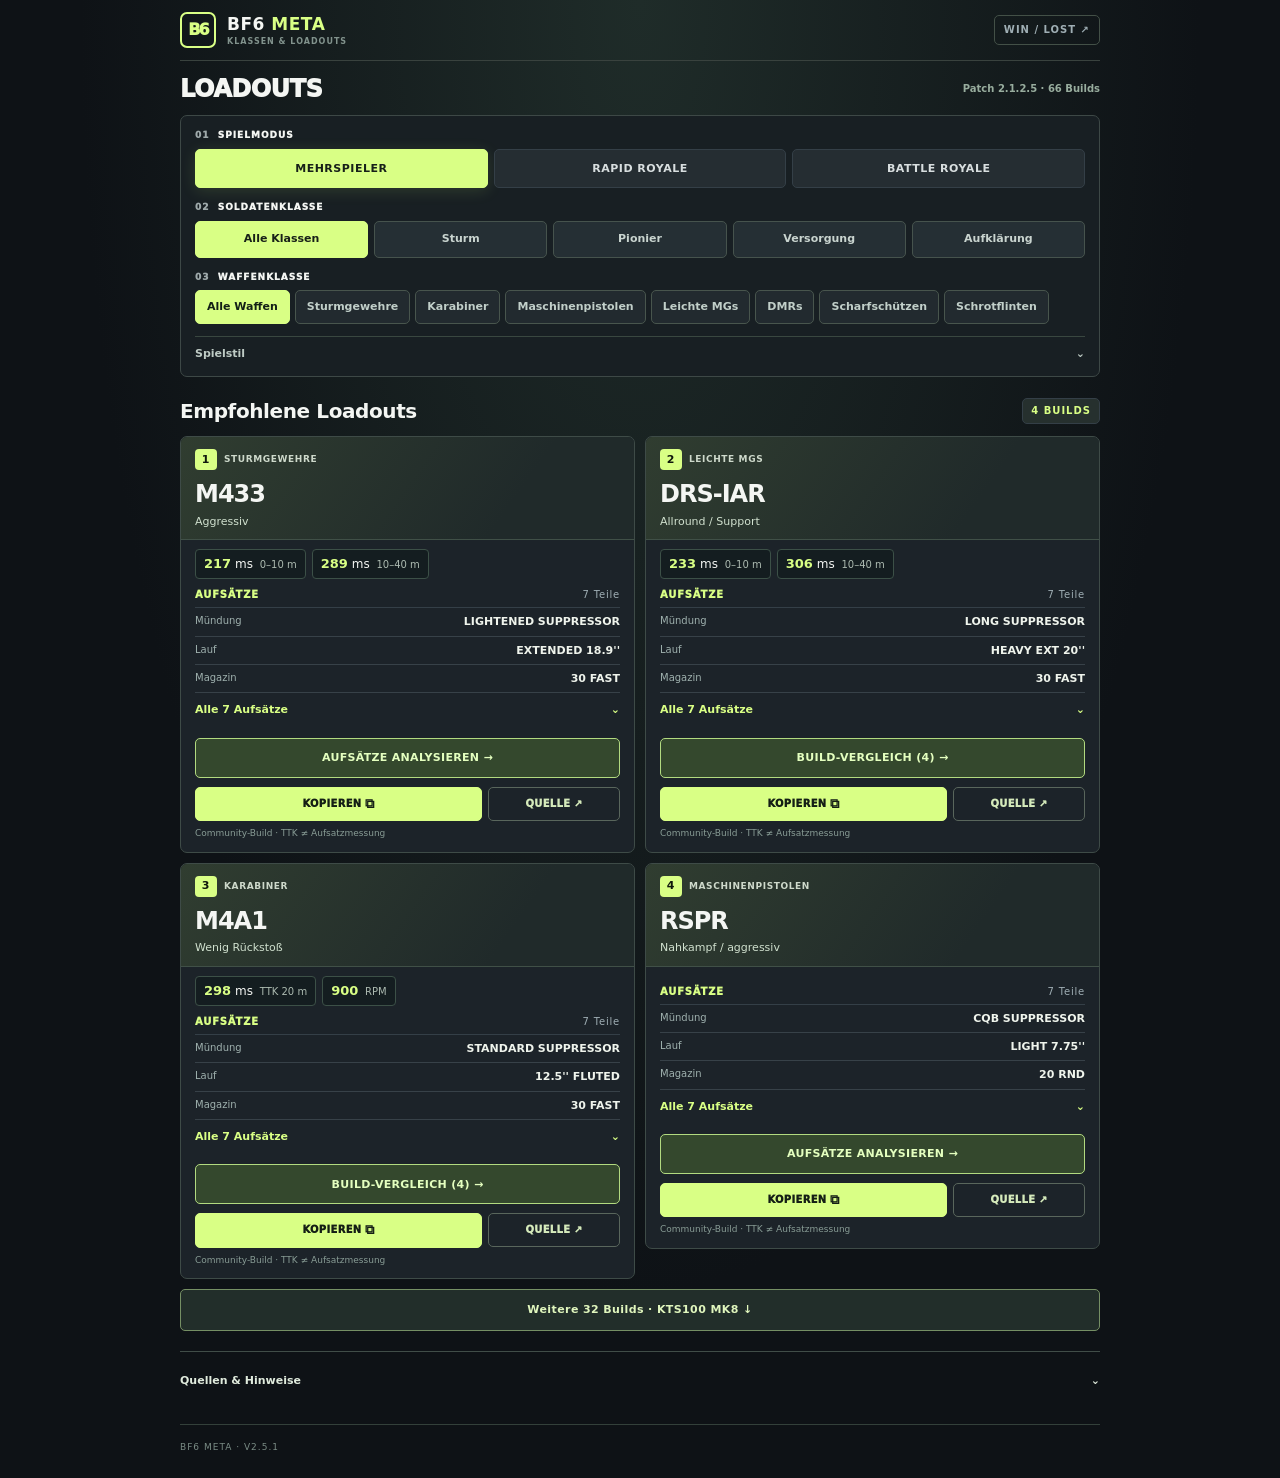
<file: index.html>
<!doctype html>
<html lang="de">
<head>
<meta charset="utf-8">
<meta name="viewport" content="width=device-width,initial-scale=1,viewport-fit=cover">
<meta name="theme-color" content="#11151a">
<meta name="description" content="BF6 und REDSEC Loadouts: komplette Waffen-Builds mit Aufsätzen, Einsatzgebiet, TTK-Quellen und Spielmodus.">
<meta name="apple-mobile-web-app-capable" content="yes">
<meta name="apple-mobile-web-app-status-bar-style" content="black-translucent">
<meta name="apple-mobile-web-app-title" content="BF6 Builds">
<link rel="manifest" href="./manifest.webmanifest">
<link rel="icon" type="image/svg+xml" href="./icons/icon.svg">
<link rel="apple-touch-icon" href="./icons/icon-192.png">
<link rel="stylesheet" href="./loadouts.css?v=1.1.0">
<script src="./loadouts.js?v=1.1.0" defer></script>
<title>BF6 META | Loadouts, die sich lohnen</title>
</head>
<body>
<div class="shell">
<header class="top">
  <div class="brand"><span class="brand-icon">B6</span><span><strong>BF6 <em>META</em></strong><small>KLASSEN & LOADOUTS</small></span></div>
  <a class="header-source" href="./tracker.html">WIN / LOST ↗</a>
</header>
<main>
  <section class="hero"><h1>LOADOUTS</h1><span class="status" id="status" role="status">Lade Builds…</span></section>

  <section class="chooser" aria-label="Spielmodus und Spielstil">
    <label class="filter-title">01 <span>SPIELMODUS</span></label>
    <div class="mode-tabs" id="mode-tabs" role="tablist" aria-label="Spielmodus">
      <button type="button" data-mode="mp" role="tab" aria-selected="true" class="chosen">MEHRSPIELER</button>
      <button type="button" data-mode="rapid" role="tab" aria-selected="false">RAPID ROYALE</button>
      <button type="button" data-mode="br" role="tab" aria-selected="false">BATTLE ROYALE</button>
    </div>
    <label class="filter-title filter-second">02 <span>SOLDATENKLASSE</span></label>
    <div class="role-tabs" id="role-tabs" role="group" aria-label="Soldatenklasse">
      <button type="button" data-role="all" class="active" aria-pressed="true">Alle Klassen</button>
      <button type="button" data-role="assault" aria-pressed="false">Sturm</button>
      <button type="button" data-role="engineer" aria-pressed="false">Pionier</button>
      <button type="button" data-role="support" aria-pressed="false">Versorgung</button>
      <button type="button" data-role="recon" aria-pressed="false">Aufklärung</button>
    </div>
    <label class="filter-title filter-second">03 <span>WAFFENKLASSE</span></label>
    <div id="weapon-tabs" class="weapon-tabs" role="group" aria-label="Waffenklasse"></div>
    <details class="style-option">
      <summary>Spielstil <span aria-hidden="true">⌄</span></summary>
      <div class="style-tabs" id="style-tabs" role="group" aria-label="Spielstil">
      <button type="button" data-style="all" class="active" aria-pressed="true">Alle</button>
      <button type="button" data-style="aggressive" aria-pressed="false">Aggressiv</button>
      <button type="button" data-style="allround" aria-pressed="false">Allround</button>
      <button type="button" data-style="control" aria-pressed="false">Wenig Rückstoß</button>
      <button type="button" data-style="range" aria-pressed="false">Distanz</button>
      <button type="button" data-style="sniper" aria-pressed="false">Sniper</button>
      </div>
    </details>
  </section>

  <section class="results" id="results-section">
    <div class="results-header">
      <div><h2 id="results-title">Empfohlene Loadouts</h2></div>
      <span id="results-count" class="result-count"></span>
    </div>
    <div id="build-list" class="build-list" aria-live="polite"></div>
    <div id="extra-builds" class="extra-builds"></div>
  </section>

  <div id="compare-backdrop" class="compare-backdrop" hidden></div>
  <section id="compare-modal" class="compare-modal" role="dialog" aria-modal="true" aria-label="Community-Builds vergleichen" aria-hidden="true" hidden>
    <div class="compare-top"><div><small>COMMUNITY-GUNSMITH</small><h2 id="compare-title">Builds vergleichen</h2></div><button type="button" id="compare-close" class="compare-close" aria-label="Vergleich schließen">×</button></div>
    <div class="compare-body">
      <p id="compare-note" class="compare-note"></p>
      <div id="compare-options" class="compare-options" role="group" aria-label="Community-Build auswählen"></div>
      <div class="compare-selects"><label>BUILD A<select id="compare-a"></select></label><label>BUILD B<select id="compare-b"></select></label></div>
      <div id="compare-stats" class="compare-stats"></div>
      <div id="compare-table" class="compare-table"></div>
      <div id="compare-source" class="compare-source"></div>
      <a id="compare-analyzer" class="compare-analyzer" href="https://raymdl.github.io/BF6-Weapon-Analyzer/" target="_blank" rel="noopener noreferrer">RÜCKSTOSS / ADS IM ANALYZER PRÜFEN ↗</a>
      <p class="compare-caveat">Magazin, Vergrößerung und Aufsatzpunkte kommen aus den jeweiligen Build-Angaben. Rückstoß-/ADS-Prozentwerte sind hier nicht unabhängig berechnet. Votes ≠ echte Nutzungsquote. Manche Creator-Builds sind älter und nicht für Season 5 unabhängig validiert.</p>
    </div>
  </section>
  <details class="sources" id="sources"><summary>Quellen & Hinweise <span aria-hidden="true">⌄</span></summary><div id="source-content"></div></details>
</main>
<footer>BF6 META · V2.5.1</footer>
</div>
</body>
</html>
</file>
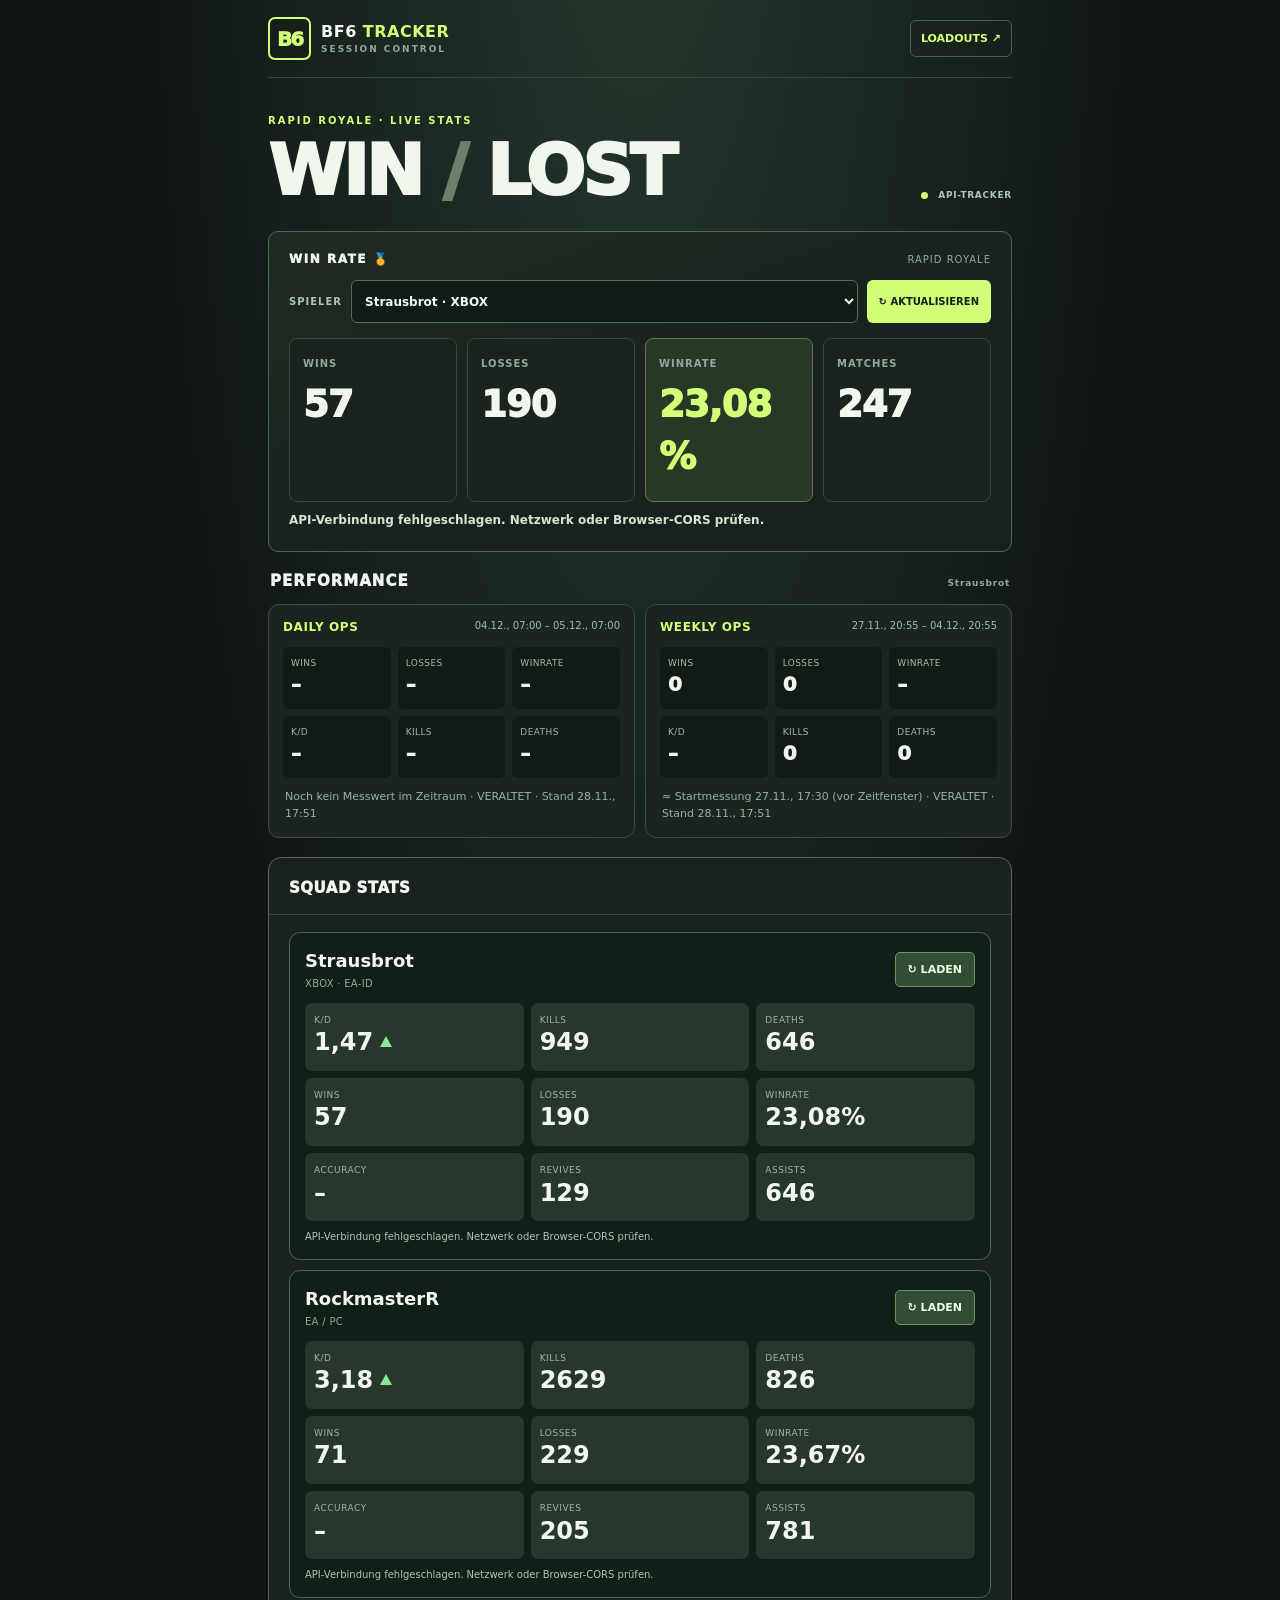
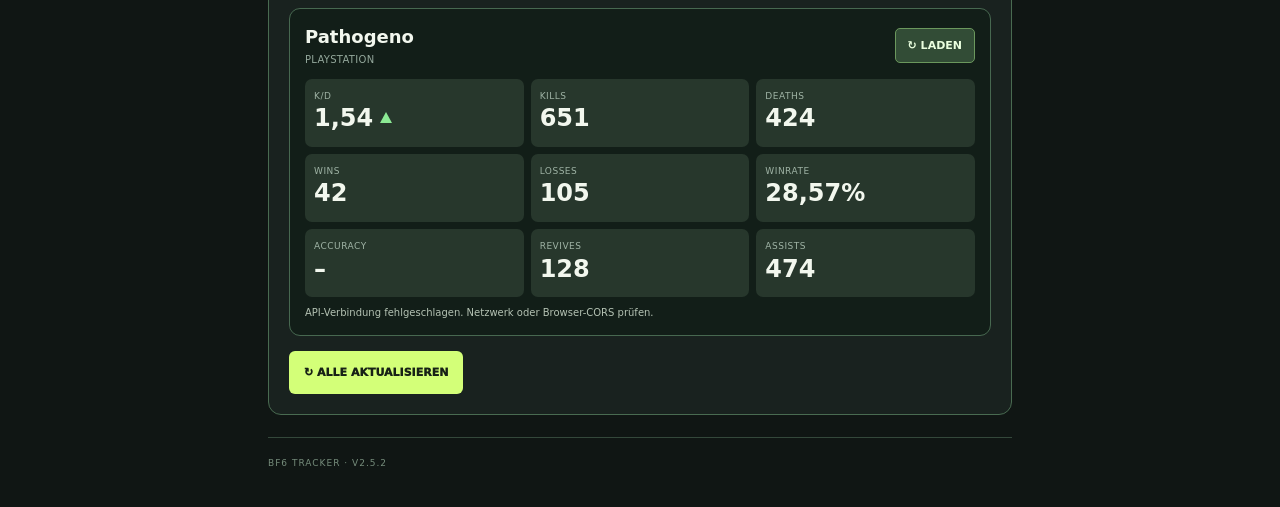
<file: tracker.html>
<!doctype html>
<html lang="de">
<head>
<meta charset="utf-8">
<meta name="viewport" content="width=device-width,initial-scale=1,viewport-fit=cover">
<meta name="theme-color" content="#101614">
<meta name="description" content="Automatische Battlefield 6 Rapid-Royale-Statistiken mit 24-Stunden- und 7-Tage-Verlauf.">
<meta name="apple-mobile-web-app-capable" content="yes">
<title>BF6 | WIN / LOST</title>
<link rel="icon" type="image/svg+xml" href="./icons/icon.svg">
<link rel="stylesheet" href="./tracker.css?v=2.4.0">
<script src="./tracker.js?v=2.5.2" defer></script>
</head>
<body>
<div class="tracker-shell">
<header class="tracker-top">
  <a class="tracker-brand" href="./index.html"><span class="brand-mark">B6</span><span>BF6 <strong>TRACKER</strong><small>SESSION CONTROL</small></span></a>
  <a class="nav-back" href="./index.html">LOADOUTS ↗</a>
</header>
<main>
  <div class="intro"><div><span class="eyebrow">RAPID ROYALE · LIVE STATS</span><h1>WIN <span>/</span> LOST</h1></div><span class="live-label"><i></i> API-TRACKER</span></div>
  <section class="panel auto-panel" aria-labelledby="auto-heading">
    <div class="section-line"><h2 id="auto-heading">WIN RATE 🥇</h2><span>RAPID ROYALE</span></div>
    <div class="auto-select-row">
      <label for="tracked-player">SPIELER</label>
      <select id="tracked-player" aria-label="Spieler für die automatische Bilanz"><option value="">Spieler wählen</option></select>
      <button type="button" id="refresh-tracked" class="auto-refresh" disabled>↻ AKTUALISIEREN</button>
    </div>
    <div class="numbers auto-numbers" aria-label="Automatische Rapid-Royale-Statistiken">
      <div class="number"><span>WINS</span><strong id="auto-wins">–</strong></div>
      <div class="number"><span>LOSSES</span><strong id="auto-losses">–</strong></div>
      <div class="number featured"><span>WINRATE</span><strong id="auto-winrate">–</strong></div>
      <div class="number"><span>MATCHES</span><strong id="auto-matches">–</strong></div>
    </div>
    <p class="auto-status" id="auto-status" role="status" aria-live="polite">Lädt …</p>
  </section>
  <section class="period-overview" aria-labelledby="period-heading">
    <div class="period-header"><h2 id="period-heading">PERFORMANCE</h2><small id="period-player">SPIELER AUSWÄHLEN</small></div>
    <div class="period-grid">
      <article class="period-card">
        <div class="period-heading"><strong id="day-title">DAILY OPS</strong><span id="day-window">Noch keine Vergleichsdaten</span></div>
        <div class="period-kpis">
          <div><small>WINS</small><strong id="day-wins">–</strong></div>
          <div><small>LOSSES</small><strong id="day-losses">–</strong></div>
          <div><small>WINRATE</small><strong id="day-winrate">–</strong></div>
          <div><small>K/D</small><strong id="day-kd">–</strong></div>
          <div><small>KILLS</small><strong id="day-kills">–</strong></div>
          <div><small>DEATHS</small><strong id="day-deaths">–</strong></div>
        </div>
        <p id="day-coverage" class="period-note" aria-live="polite"></p>
      </article>
      <article class="period-card">
        <div class="period-heading"><strong>WEEKLY OPS</strong><span id="week-window">Noch keine Vergleichsdaten</span></div>
        <div class="period-kpis">
          <div><small>WINS</small><strong id="week-wins">–</strong></div>
          <div><small>LOSSES</small><strong id="week-losses">–</strong></div>
          <div><small>WINRATE</small><strong id="week-winrate">–</strong></div>
          <div><small>K/D</small><strong id="week-kd">–</strong></div>
          <div><small>KILLS</small><strong id="week-kills">–</strong></div>
          <div><small>DEATHS</small><strong id="week-deaths">–</strong></div>
        </div>
        <p id="week-coverage" class="period-note" aria-live="polite"></p>
      </article>
    </div>

  </section>
  <section class="panel api-panel" id="api-panel" aria-labelledby="api-heading">
    <div class="api-header"><span><h2 id="api-heading">SQUAD STATS</h2></span></div>
    <div class="api-body">
      <div id="player-list" class="player-list"></div>
      <div class="api-bottom"><button type="button" class="refresh-button" id="refresh-all" disabled>↻ ALLE AKTUALISIEREN</button></div>
    </div>
  </section>
  <div id="api-feedback" class="sr-only" role="status" aria-live="polite"></div>
</main>
<footer>BF6 TRACKER · V2.5.2</footer>
</div>
</body>
</html>
</file>
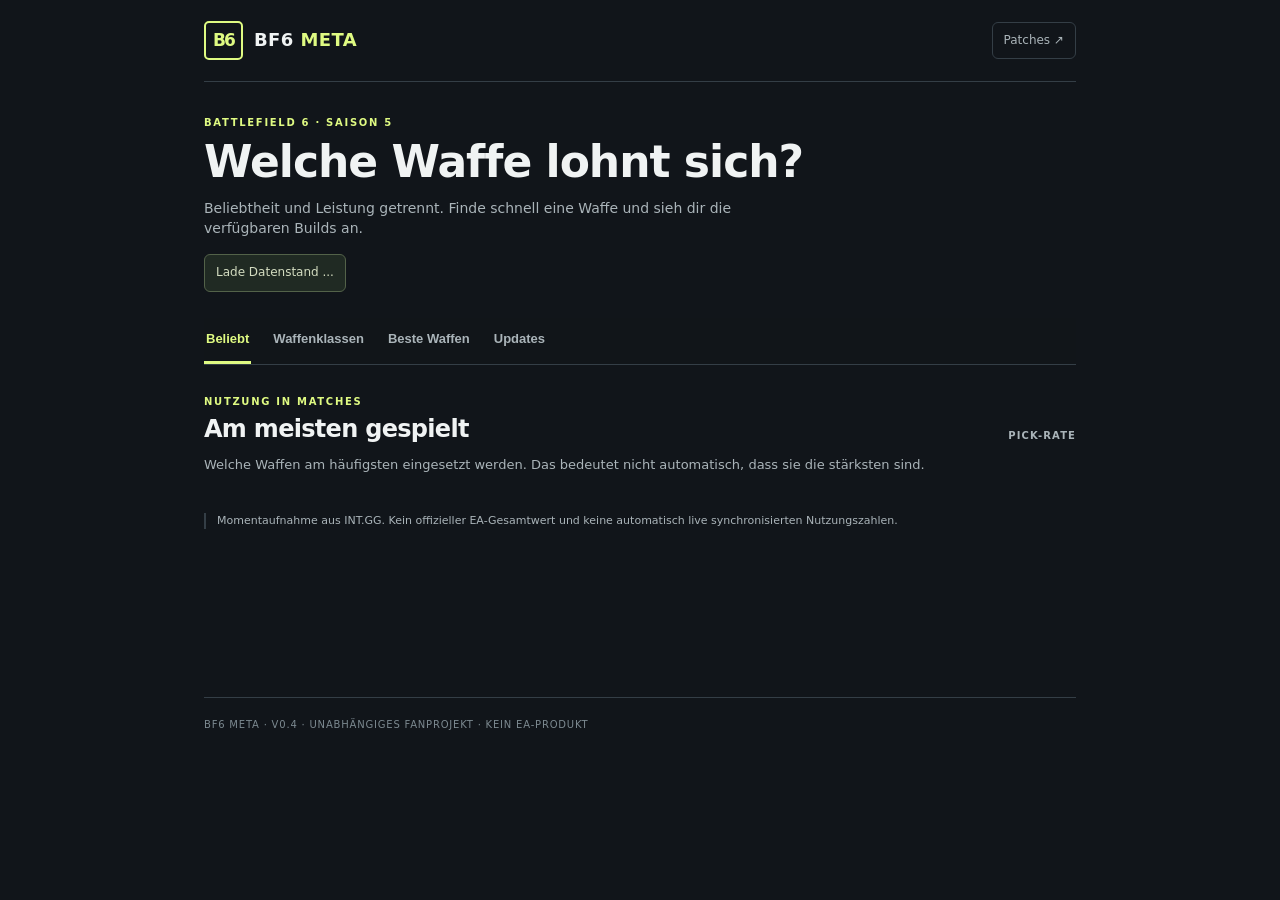
<file: v4-index.html>
<!doctype html>
<html lang="de">
<head>
<meta charset="utf-8">
<meta name="viewport" content="width=device-width,initial-scale=1,viewport-fit=cover">
<meta name="theme-color" content="#11151a">
<meta name="description" content="Battlefield 6 Waffen: Was wird gespielt? Was ist gut? Übersichtliche Klassen, Builds und echte Pick-Rates.">
<meta name="apple-mobile-web-app-capable" content="yes">
<meta name="apple-mobile-web-app-status-bar-style" content="black-translucent">
<meta name="apple-mobile-web-app-title" content="BF6 Meta">
<link rel="manifest" href="./manifest.webmanifest">
<link rel="icon" href="./icons/icon.svg" type="image/svg+xml">
<link rel="apple-touch-icon" href="./icons/icon-192.png">
<link rel="stylesheet" href="./simple.css">
<script src="./simple.js" defer></script>
<title>BF6 Meta · Waffen & Trends</title>
</head>
<body>
<div class="site">
<header class="header"><div class="logo"><span class="logo-sign">B6</span><span>BF6 <b>META</b></span></div><a class="patch-link" href="https://www.ea.com/games/battlefield/battlefield-6/news" target="_blank" rel="noopener noreferrer">Patches ↗</a></header>
<main>
  <div class="intro"><span class="eyebrow">BATTLEFIELD 6 · SAISON 5</span><h1>Welche Waffe lohnt sich?</h1><p>Beliebtheit und Leistung getrennt. Finde schnell eine Waffe und sieh dir die verfügbaren Builds an.</p><div id="data-note" class="note">Lade Datenstand ...</div></div>
  <nav class="nav" aria-label="App-Bereiche">
  <button type="button" class="nav-link active" data-view="popular" aria-selected="true">Beliebt</button>
  <button type="button" class="nav-link" data-view="classes" aria-selected="false">Waffenklassen</button>
  <button type="button" class="nav-link" data-view="best" aria-selected="false">Beste Waffen</button>
  <button type="button" class="nav-link" data-view="updates" aria-selected="false">Updates</button>
  </nav>
  <section id="popular" class="view active"><div class="section-header"><div><span class="eyebrow">NUTZUNG IN MATCHES</span><h2>Am meisten gespielt</h2></div><span class="tiny">PICK-RATE</span></div><p class="subline">Welche Waffen am häufigsten eingesetzt werden. Das bedeutet nicht automatisch, dass sie die stärksten sind.</p><div id="popular-list" class="list" aria-live="polite"></div><p class="disclaimer">Momentaufnahme aus INT.GG. Kein offizieller EA-Gesamtwert und keine automatisch live synchronisierten Nutzungszahlen.</p></section>
  <section id="classes" class="view"><div class="section-header"><div><span class="eyebrow">ARSENAL</span><h2>Waffen nach Klasse</h2></div></div><div id="class-filters" class="filter-scroller" aria-label="Waffenklasse"></div><label class="search"><span>⌕</span><input id="weapon-search" type="search" placeholder="Waffe suchen" autocomplete="off" aria-label="Waffe suchen"></label><div id="class-list" class="list"></div></section>
  <section id="best" class="view"><div class="section-header"><div><span class="eyebrow">LEISTUNG IM SPIEL</span><h2>Beste Waffen</h2></div><span class="tiny">META-SCORE</span></div><p class="subline">Von INT.GG berechneter Meta-Score. Er nutzt mehrere Leistungswerte und ist nicht mit der Pick-Rate gleichzusetzen.</p><div id="best-list" class="list"></div><p class="disclaimer">Der Meta-Score ist die Bewertung des Drittanbieters, keine offizielle DICE-Tierlist.</p></section>
  <section id="updates" class="view"><div class="section-header"><div><span class="eyebrow">DATENSTAND</span><h2>Quellen & Updates</h2></div></div><div id="update-list"></div></section>
</main>
<footer>BF6 META · V0.4 · UNABHÄNGIGES FANPROJEKT · KEIN EA-PRODUKT</footer>
</div>
<div id="modal-backdrop" class="modal-backdrop" hidden></div>
<div id="weapon-modal" class="modal" role="dialog" aria-label="Waffendetails" aria-modal="true" aria-hidden="true" hidden><button id="modal-close" class="modal-close" type="button" aria-label="Schließen">×</button><div id="modal-content"></div></div>
</body></html>
</file>
<file: loadouts.css>
/* BF6 META v0.6.0 – loadout-first */
:root{color-scheme:dark;--bg:#0e1216;--panel:#1a2127;--panel2:#202a30;--edge:#343f47;--text:#f4f6f3;--muted:#9faeb4;--lime:#d9ff85;--bright:#efffc9;font-family:system-ui,-apple-system,BlinkMacSystemFont,"Segoe UI",sans-serif}
*,*:before,*:after{box-sizing:border-box}html{scroll-behavior:smooth}body{margin:0;background:radial-gradient(ellipse at top,#1f2c29 0,#0e1216 35rem);color:var(--text);line-height:1.4}button{font:inherit}a{color:var(--lime)}.shell{width:min(960px,100%);margin:auto;padding:0 20px}.top{height:84px;display:flex;align-items:center;justify-content:space-between;border-bottom:1px solid #39423e;gap:15px}.brand{display:flex;align-items:center;gap:11px}.brand-icon{display:grid;place-items:center;height:45px;width:45px;border:2px solid var(--lime);color:var(--lime);font-weight:950;font-size:20px;letter-spacing:-2px;border-radius:7px}.brand strong{font-size:19px;letter-spacing:.5px}.brand em{font-style:normal;color:var(--lime)}.brand small{display:block;color:#82938d;font-size:9px;letter-spacing:2.2px;font-weight:900}.header-source{font-size:10px;letter-spacing:1px;font-weight:850;color:var(--muted);text-decoration:none;border:1px solid #435047;border-radius:5px;padding:10px 12px;white-space:nowrap}.hero{padding:32px 0 24px}.eyebrow{color:var(--lime);letter-spacing:2px;font-size:10px;font-weight:950;margin:0 0 9px}.signal{display:inline-block;height:6px;width:6px;border-radius:50%;background:var(--lime);box-shadow:0 0 12px #d9ff85a0;vertical-align:middle;margin:0 5px 2px 0}h1{font-size:clamp(33px,5.5vw,56px);letter-spacing:-2.5px;line-height:1.05;margin:0 0 13px;font-weight:1000}h1 span{color:var(--lime)}.hero>p{max-width:600px;color:#c1cecb;font-size:14px;margin:0 0 16px}.status{display:inline-block;border-radius:4px;background:#233028;border:1px solid #3c5644;color:#e1ead8;padding:9px 12px;font-size:11px;font-weight:700}.chooser{border:1px solid #3d4846;border-radius:11px;background:#181f23;padding:20px;margin-bottom:34px}.filter-title{display:block;color:#9ea9aa;font-weight:950;letter-spacing:1.4px;font-size:10px;margin:1px 0 12px}.filter-title span{color:var(--text);padding-left:8px}.filter-second{margin-top:22px}.mode-tabs{display:grid;grid-template-columns:repeat(3,minmax(0,1fr));gap:8px}.mode-tabs button{border:1px solid var(--edge);background:#252d32;color:#d8dedf;padding:16px 9px;border-radius:7px;font-size:12px;letter-spacing:.5px;font-weight:900;cursor:pointer;min-width:0;white-space:normal;line-height:1.25}.mode-tabs button.chosen{background:#d9ff85;color:#172019;border-color:#d9ff85;box-shadow:0 3px 15px #caff7521}.mode-info{min-height:39px;border-left:2px solid #627169;padding:7px 10px;margin:13px 0 0;color:#b9c9c3;font-size:12px}.style-tabs{display:flex;flex-wrap:wrap;gap:7px}.style-tabs button{border:1px solid #414e4c;background:#202a2c;color:#b8c8c4;border-radius:6px;font-size:12px;font-weight:750;padding:10px 13px;cursor:pointer}.style-tabs button.active{background:#394633;color:#e5ffbd;border-color:#9cb879}.results-header{display:flex;justify-content:space-between;align-items:center;gap:15px;margin-bottom:18px}.results-header h2{font-size:clamp(22px,3vw,31px);letter-spacing:-.8px;margin:0}.result-count{font-size:11px;letter-spacing:1px;background:#26302e;border:1px solid var(--edge);padding:8px 10px;border-radius:5px;color:var(--lime);font-weight:800;white-space:nowrap}.build-list{display:grid;grid-template-columns:repeat(2,minmax(0,1fr));gap:14px;align-items:start}.loadout-card{border:1px solid #3e4b47;border-radius:11px;overflow:hidden;background:#1c2329;min-width:0}.card-heading{padding:19px 19px 18px;background:linear-gradient(125deg,#303d30,#202a2a 72%);border-bottom:1px solid #405047;min-height:161px}.card-overline{display:flex;align-items:center;gap:9px;flex-wrap:wrap;font-size:10px;font-weight:850;letter-spacing:.6px;color:#ced9cb;text-transform:uppercase}.num{color:#10180d;background:var(--lime);height:26px;width:30px;display:grid;place-items:center;border-radius:4px}.build-type{margin-left:auto;color:var(--lime);border:1px solid #8da97055;border-radius:4px;padding:4px 7px;font-size:9px}.card-heading h3{font-size:29px;letter-spacing:-1px;margin:13px 0 3px}.card-heading p{color:#bdcfc8;font-size:12px;margin:0;line-height:1.5}.card-body{padding:17px}.hint{display:flex;gap:10px;align-items:flex-start;color:#d5ddda;font-size:12px;line-height:1.5;min-height:40px;margin-bottom:16px}.hint-icon{flex:0 0 22px;height:22px;display:grid;place-items:center;background:#39482d;color:var(--lime);border-radius:4px;font-weight:950}.metrics{display:grid;grid-template-columns:repeat(2,minmax(0,1fr));gap:8px}.metrics>div{background:#12191f;border:1px solid #3e4c4a;border-radius:7px;padding:11px}.metrics small{display:block;color:#94a5a5;font-size:9px;font-weight:900;letter-spacing:.8px;min-height:13px}.metrics strong{display:block;font-size:28px;letter-spacing:-1px;font-weight:950;line-height:1.3;margin:4px 0}.metrics strong>span{color:#92a4a0;font-size:12px;letter-spacing:0;font-weight:650}.metric-foot,.evidence-notice{font-size:10px;color:#a6b8b5;line-height:1.5;margin:8px 0 17px}.metric-foot a{color:#c6de93}.evidence-notice{padding:11px 12px;background:#252922;border-left:2px solid #adad74;border-radius:3px}.parts-head{display:flex;justify-content:space-between;align-items:center;gap:10px;margin:16px 0 9px;font-size:10px;letter-spacing:.8px}.parts-head strong{color:var(--lime);font-weight:950}.parts-head small{font-size:10px;color:var(--muted)}.parts-preview{border-top:1px solid var(--edge)}.part{display:flex;align-items:flex-start;justify-content:space-between;gap:12px;padding:10px 1px;border-bottom:1px solid #374148}.part span{font-size:11px;color:#9fb1ae;flex:0 0 35%}.part strong{font-size:12px;color:#eff4ec;overflow-wrap:anywhere;text-align:right;font-weight:750}.more-parts{margin-top:4px}.more-parts summary{cursor:pointer;list-style:none;padding:12px 2px;color:var(--lime);font-size:10px;letter-spacing:.8px;font-weight:900;display:flex;align-items:center;justify-content:space-between;gap:10px}.more-parts summary::-webkit-details-marker{display:none}.more-parts[open] summary span{transform:rotate(180deg)}.hidden-parts{border-top:1px solid #3d4847}.loadout-actions{display:flex;gap:9px;align-items:center;margin-top:15px}.copy-build,.loadout-actions>a{min-width:0;display:flex;align-items:center;justify-content:space-between;gap:4px;padding:11px 10px;border-radius:5px;font-size:10px;font-weight:950;letter-spacing:.3px;text-decoration:none;white-space:normal;line-height:1.25;text-align:left}.copy-build{background:var(--lime);border:1px solid var(--lime);color:#141e15;cursor:pointer;flex:1}.copy-build span{font-size:16px}.loadout-actions>a{border:1px solid #59665c;color:#d5eabb;flex:0 0 36%}.provenance{color:#8b9e98;font-size:10px;line-height:1.4;margin:11px 0 0}.disclaimer{color:#9baaa7;border-left:2px solid #535d58;padding:0 0 0 13px;margin:24px 0;font-size:11px;line-height:1.65}.no-builds{padding:25px;border:1px solid var(--edge);background:var(--panel);color:var(--muted);border-radius:8px;font-size:13px;grid-column:1/-1}.sources{margin-top:35px;padding:12px 0;border-top:1px solid #404d48}.sources summary{list-style:none;display:flex;justify-content:space-between;cursor:pointer;padding:9px 0;color:#e0ebdd;font-size:12px;font-weight:900}.sources summary::-webkit-details-marker{display:none}.sources[open] summary>span{transform:rotate(180deg)}#source-content{padding:4px 0 12px}#source-content>p{font-size:12px;color:#b3c0bb;line-height:1.7}.sources-grid{display:grid;grid-template-columns:repeat(2,minmax(0,1fr));gap:7px}.sources-grid a{display:flex;align-items:center;justify-content:space-between;gap:10px;padding:11px 12px;border:1px solid var(--edge);border-radius:5px;color:#cbe49e;font-size:11px;text-decoration:none}footer{padding:24px 0 40px;color:#7a8c85;font-size:10px;letter-spacing:1px;border-top:1px solid #33403a;margin-top:30px}
@media(max-width:740px){.build-list{grid-template-columns:1fr}.card-heading{min-height:0}.hero{padding:30px 0 24px}.sources-grid{grid-template-columns:1fr}}
@media(max-width:520px){.shell{padding:0 14px}.top{height:71px}.brand-icon{width:40px;height:40px;font-size:18px}.brand strong{font-size:17px}.header-source{font-size:9px;padding:9px 7px}.hero>p{font-size:13px}.hero h1{font-size:37px;letter-spacing:-1.7px}.chooser{padding:13px 12px 15px;border-radius:8px;margin-bottom:26px}.mode-tabs{gap:5px}.mode-tabs button{font-size:10px;padding:13px 4px;min-height:48px}.style-tabs{gap:5px}.style-tabs button{font-size:11px;padding:9px 10px}.card-heading{padding:17px 16px}.card-heading h3{font-size:27px}.card-body{padding:14px}.metrics strong{font-size:24px}.parts-head{font-size:10px}.results-header h2{font-size:23px}.build-type{margin-left:0}.result-count{font-size:10px}.status{font-size:10px}}
@media(max-width:360px){.hero h1{font-size:31px}.mode-tabs button{font-size:9px}.loadout-actions{flex-wrap:wrap}.loadout-actions>a{flex:1}.copy-build{flex:1 0 55%}}

/* v0.7.0 – mode → soldier class → weapon category */
.role-tabs{display:grid;grid-template-columns:repeat(5,minmax(0,1fr));gap:7px}
.role-tabs button{background:#252f34;border:1px solid #46534d;border-radius:7px;min-width:0;min-height:49px;padding:11px 8px;color:#c9d4cf;font-size:12px;font-weight:850;cursor:pointer;text-align:center;line-height:1.2;overflow-wrap:break-word}
.role-tabs button.active{background:#d9ff85;color:#182018;border-color:#d9ff85}
.role-info{background:#202b29;border-left:2px solid #8aa873;padding:10px 12px;color:#c2d2cb;font-size:11px;line-height:1.6;margin:12px 0 1px;border-radius:0 5px 5px 0}
.weapon-tabs{display:flex;align-items:stretch;gap:8px;overflow-x:auto;overscroll-behavior-x:contain;scrollbar-width:none;-webkit-overflow-scrolling:touch;padding:0 0 6px}
.weapon-tabs::-webkit-scrollbar{display:none}
.weapon-tabs button{flex:0 0 auto;background:#222a2f;border:1px solid #48554d;border-radius:6px;padding:11px 14px;color:#c1cfc9;font-size:12px;font-weight:800;cursor:pointer;white-space:nowrap}
.weapon-tabs button.active{color:#132017;background:var(--lime);border-color:var(--lime)}
.weapon-tabs button.signature:not(.active){border-color:#94b170;color:var(--bright)}
.weapon-tabs button span{font-size:12px;padding-left:4px}
.style-option{border-top:1px solid #394740;margin:20px 0 0;padding-top:3px}
.style-option>summary{padding:11px 0 9px;list-style:none;cursor:pointer;font-size:11px;color:#becbc5;display:flex;justify-content:space-between;font-weight:850}
.style-option>summary::-webkit-details-marker{display:none}
.style-option[open]>summary>span{transform:rotate(180deg)}
.style-option .style-tabs{padding-top:7px}
.results-header{margin-top:3px}
@media(max-width:650px){
  .role-tabs{grid-template-columns:repeat(2,minmax(0,1fr));gap:6px}
  .role-tabs button:first-child{grid-column:1/-1;min-height:36px}
  .role-tabs button{min-height:42px;font-size:12px;padding:10px 8px}
  .weapon-tabs{margin-right:-12px;padding-right:12px;gap:6px}
  .weapon-tabs button{padding:10px 11px;font-size:11px}
  .role-info{font-size:11px;padding:9px 10px}
}

.card-heading{position:relative}
.signature-hint,.recommend-hint{display:inline-flex;border-radius:3px;font-weight:950;font-size:9px;letter-spacing:.6px;padding:4px 7px;margin:10px 6px 0 0}
.signature-hint{color:#e9ffb9;background:#465b35;border:1px solid #97b773}
.recommend-hint{color:#c4d7e0;background:#273a41;border:1px solid #536b72}

/* v0.8.2: optional additional sourced builds, with Top 4 still concise */
.extra-builds{margin:16px 0 0}
.more-builds-toggle{width:100%;background:#222e2a;border:1px solid #758f64;color:#e0f6bd;border-radius:8px;font-size:12px;font-weight:900;letter-spacing:.4px;cursor:pointer;padding:16px 14px;text-align:center}
.more-builds-toggle:hover,.more-builds-toggle:focus-visible{background:#2f4034}
.more-caption{font-size:11px;color:#9daea7;margin:11px 0 0;text-align:center}
.more-build-list{margin:15px 0 0}

/* 0.9.0 — compact, distraction-free weapon selector */
.top{height:61px}
.brand-icon{height:36px;width:36px;font-size:16px}
.brand strong{font-size:17px}
.brand small{font-size:8px;letter-spacing:1px}
.header-source{font-size:10px;padding:7px 9px}
.hero{padding:15px 0 13px;display:flex;align-items:center;justify-content:space-between;gap:12px}
.hero h1{font-size:24px;letter-spacing:-.5px;line-height:1.1;margin:0}
.hero .status{background:transparent;border:0;border-radius:0;color:#98ad9e;font-size:10px;white-space:normal;max-width:57%;padding:0;text-align:right;font-weight:700}
.chooser{padding:13px 14px;margin-bottom:20px;border-radius:7px}
.filter-title{margin:0 0 7px;font-size:9px;letter-spacing:1px}
.filter-title span{padding-left:4px}
.filter-second{margin-top:13px}
.mode-tabs{gap:6px}
.mode-tabs button{min-height:39px;padding:9px 5px;font-size:11px;border-radius:5px}
.role-tabs{gap:6px}
.role-tabs button{min-height:37px;padding:8px 6px;font-size:11px;border-radius:5px}
.weapon-tabs{gap:5px;padding-bottom:2px}
.weapon-tabs button{font-size:11px;padding:8px 11px;border-radius:5px}
.style-option{margin-top:10px;padding-top:0}
.style-option>summary{padding:9px 0 2px;font-size:11px}
.style-option .style-tabs{padding-top:9px}
.style-tabs button{padding:7px 10px;font-size:11px}
.results-header{margin:0 0 11px}
.results-header h2{font-size:20px;letter-spacing:-.4px}
.result-count{font-size:10px;padding:5px 8px}
.build-list{gap:10px}
.loadout-card{border-radius:7px}
.card-heading{min-height:0;padding:12px 14px 10px}
.card-overline{font-size:9px;gap:7px}
.num{height:21px;width:22px;font-size:11px}
.card-heading h3{font-size:24px;margin:8px 0 2px}
.build-shortlabel{font-size:11px;color:#d1e1cf}
.compact-signature{background:#465b35;color:var(--lime);border:1px solid #6f8c5a;font-weight:800;border-radius:3px;font-size:9px;padding:3px 5px;margin-left:auto}
.card-body{padding:9px 14px 12px}
.compact-metrics{display:flex;flex-wrap:wrap;gap:6px;margin:0 0 9px}
.compact-metrics>span{background:#141d20;border:1px solid #3c5047;border-radius:4px;padding:5px 8px;font-size:12px}
.compact-metrics b{color:var(--lime);font-size:13px}
.compact-metrics small{font-size:10px;color:#acbab0;margin-left:3px}
.parts-head{margin:9px 0 5px;font-size:10px}
.parts-head small{font-size:10px}
.part{padding:6px 0;gap:8px}
.part span{font-size:10px}
.part strong{font-size:11px}
.more-parts{margin-top:0}
.more-parts summary{padding:9px 0;font-size:11px;letter-spacing:0}
.loadout-actions{margin-top:9px;gap:6px}
.copy-build,.loadout-actions>a{min-height:34px;padding:8px 9px;font-size:10px;justify-content:center}
.copy-build span{font-size:13px}
.loadout-actions>a{flex:0 0 31%}
.short-caveat{display:block;margin-top:7px;color:#889c95;font-size:9px;line-height:1.3}
.extra-builds{margin-top:10px}
.more-builds-toggle{padding:12px;font-size:11px;border-radius:5px}
.more-build-list{margin-top:10px}
.sources{margin-top:20px}
.sources summary{font-size:11px}
footer{margin-top:15px;padding:16px 0 24px;font-size:9px}
@media(max-width:650px){
  .shell{padding:0 12px}
  .role-tabs{grid-template-columns:repeat(5,minmax(0,1fr));gap:4px}
  .role-tabs button{min-height:43px;font-size:10px;padding:6px 2px}
  .role-tabs button:first-child{grid-column:auto;min-height:43px}
  .role-tabs button:nth-child(5){font-size:9px}
  .weapon-tabs{margin-right:-12px;padding-right:12px}
  .chooser{padding:12px 10px}
  .mode-tabs button{min-height:42px;font-size:10px;padding:8px 3px}
  .card-heading{padding:11px 12px 9px}
  .card-body{padding:8px 12px 11px}
  .hero h1{font-size:23px}
  .hero .status{font-size:9px}
}
@media(max-width:380px){
  .role-tabs{grid-template-columns:repeat(4,minmax(0,1fr));gap:5px}
  .role-tabs button:first-child{grid-column:1/-1;min-height:30px}
  .role-tabs button:nth-child(5){font-size:10px}
  .role-tabs button{min-height:36px;font-size:10px}
  .mode-tabs button{font-size:9px}
  .hero h1{font-size:22px}
}

/* v1.0.0: verifiable multi-build comparison */
.compare-open{display:block;width:100%;border:1px solid #b2da80;background:#34482d;color:#e4ffbf;border-radius:5px;min-height:40px;padding:9px 12px;margin:11px 0 3px;cursor:pointer;font-size:11px;font-weight:900;letter-spacing:.3px;text-align:center}
.compare-open:focus-visible{outline:2px solid #efffc9;outline-offset:2px}
.compare-backdrop{position:fixed;inset:0;z-index:60;background:rgba(2,8,9,.83);backdrop-filter:blur(2px)}
.compare-modal{position:fixed;inset:4vh max(12px,calc((100vw - 780px)/2)) 4vh;z-index:61;border:1px solid #6f856e;border-radius:11px;background:#182127;display:flex;flex-direction:column;overflow:hidden;box-shadow:0 24px 100px #0008}
.compare-modal[hidden],.compare-backdrop[hidden]{display:none!important}
.compare-top{display:flex;justify-content:space-between;align-items:center;gap:12px;padding:16px 19px;background:#24332d;border-bottom:1px solid #536857}
.compare-top small{display:block;color:var(--lime);font-size:10px;letter-spacing:1.3px;font-weight:800}
.compare-top h2{font-size:23px;margin:2px 0 0;line-height:1.1;letter-spacing:-.5px}
.compare-close{background:#19221e;border:1px solid #728271;border-radius:6px;color:white;width:40px;height:40px;font-size:28px;line-height:1;flex:0 0 40px;cursor:pointer}
.compare-body{overflow-y:auto;overscroll-behavior:contain;padding:15px 19px 32px}
.compare-note{color:#d1dfd2;font-size:12px;margin:0 0 10px}
.compare-options{display:flex;flex-wrap:wrap;gap:5px;margin:0 0 15px}
.compare-choice{font-size:10px;padding:5px 7px;border:1px solid #4c6257;border-radius:4px;color:#bbcdc3}
.compare-selects{display:grid;grid-template-columns:repeat(2,minmax(0,1fr));gap:8px;margin:0 0 15px}
.compare-selects label{display:grid;gap:6px;color:var(--lime);font-weight:800;letter-spacing:.7px;font-size:10px}
.compare-selects select{max-width:100%;min-width:0;appearance:auto;background:#2b3939;color:white;border:1px solid #647c66;border-radius:5px;padding:10px 7px;font-size:12px;min-height:43px}
.compare-selects select:disabled{color:#859991;opacity:.6}
.compare-stats{padding:7px 10px;background:#1d292b;border:1px solid #40564f;border-radius:7px;margin:0 0 13px}
.compare-stat-head,.compare-metric{display:grid;grid-template-columns:1.35fr 1fr 1fr;gap:7px;align-items:center}
.compare-stat-head{font-size:10px;color:#a2b3ac;font-weight:800;padding:5px 0 7px}
.compare-stat-head b{text-align:center;color:var(--lime)}
.compare-metric{padding:8px 0;border-top:1px solid #3e514a;font-size:12px}
.compare-metric span{text-align:center;font-weight:800}
.compare-metric small{color:#b0c0b8;font-size:11px}
.compare-delta{color:var(--lime);font-size:11px;font-weight:800;margin:9px 0 4px}
.compare-table{border:1px solid #40554b;border-radius:7px;overflow:hidden}
.compare-row{display:grid;grid-template-columns:1fr 1.2fr 1.2fr;gap:8px;align-items:center;border-top:1px solid #36443d;padding:9px 10px;background:#1b2728}
.compare-row.changed{background:#273527}
.compare-row:first-child{border-top:0}
.compare-row span{font-size:11px;overflow-wrap:anywhere;line-height:1.35}
.compare-row span:first-child{color:#aabdb2}
.compare-row span:not(:first-child){color:#f3f5ee;font-weight:750}
.compare-table-head{background:#344337}
.compare-table-head strong{font-size:10px;color:var(--lime);letter-spacing:.4px}
.compare-source{display:flex;flex-wrap:wrap;gap:10px;margin:15px 0}
.compare-source a{color:var(--lime);font-size:11px;font-weight:850;text-decoration:none}
.compare-analyzer{display:block;width:100%;background:#defc9c;color:#18221b;text-decoration:none;text-align:center;border-radius:5px;padding:13px 10px;font-size:11px;letter-spacing:.4px;font-weight:950}
.compare-caveat{font-size:10px;line-height:1.6;color:#97a99d;margin:10px 0}
body.compare-active{overflow:hidden}
@media(max-width:600px){
  .compare-modal{inset:0 0 0;border:0;border-radius:0;height:100dvh}
  .compare-top{padding:12px 13px}
  .compare-top h2{font-size:20px}
  .compare-body{padding:11px 12px calc(28px + env(safe-area-inset-bottom))}
  .compare-row{gap:6px;padding:8px 7px}
  .compare-row span{font-size:10px}
  .compare-opts{font-size:9px}
}

.compare-default-mag{color:#8fa69c;font-size:10px;line-height:1.45;display:block;width:100%}
</file>
<file: tracker.css>
:root{color-scheme:dark;--bg:#101614;--panel:#19221f;--surface:#222e28;--line:#34483b;--muted:#94a89c;--text:#f2f7ee;--lime:#d3ff78;--red:#ff787a;font-family:Inter,system-ui,-apple-system,BlinkMacSystemFont,"Segoe UI",sans-serif}
*{box-sizing:border-box}html{scroll-behavior:smooth}body{margin:0;min-height:100vh;background:radial-gradient(ellipse at 50% -15%,#273a30 0,transparent 55%),var(--bg);color:var(--text);line-height:1.4}button,input,select{font:inherit}button{cursor:pointer}button:disabled{cursor:not-allowed;opacity:.4}a{color:var(--lime)}.tracker-shell{max-width:780px;padding:0 18px;margin:auto}.tracker-top{display:flex;justify-content:space-between;align-items:center;gap:12px;height:78px;border-bottom:1px solid var(--line)}.tracker-brand{display:flex;align-items:center;gap:10px;text-decoration:none;color:#f5faf3;font-weight:900;letter-spacing:.5px;font-size:16px}.tracker-brand strong{color:var(--lime)}.tracker-brand small{display:block;color:var(--muted);font-size:9px;letter-spacing:2px}.brand-mark{display:grid;place-items:center;width:43px;height:43px;border:2px solid var(--lime);border-radius:7px;color:var(--lime);font-weight:1000;font-size:20px;letter-spacing:-2px}.nav-back{font-size:11px;font-weight:850;text-decoration:none;border:1px solid #475e4b;border-radius:6px;padding:10px;white-space:nowrap}.intro{display:flex;align-items:end;justify-content:space-between;gap:16px;padding:30px 0 25px}.eyebrow{font-size:10px;font-weight:900;letter-spacing:2px;color:var(--lime)}h1{margin:6px 0 0;font-weight:1000;letter-spacing:-3px;font-size:clamp(42px,8vw,70px);line-height:1}h1 span{color:#69806b}.live-label{font-size:9px;color:#b1c7b3;white-space:nowrap;letter-spacing:.7px;font-weight:850;margin-bottom:5px}.live-label i{display:inline-block;width:7px;height:7px;background:var(--lime);border-radius:50%;vertical-align:middle;margin-right:6px}.panel{background:var(--panel);border:1px solid var(--line);border-radius:10px;padding:20px}.section-line{display:flex;align-items:center;justify-content:space-between;gap:12px;margin-bottom:20px}.section-line h2{font-size:12px;font-weight:950;letter-spacing:1.5px;margin:0}.section-line>span{font-size:10px;color:var(--muted);letter-spacing:1px}.select-row{display:flex;align-items:center;justify-content:space-between;gap:12px;margin-bottom:15px}.select-row label{font-size:11px;font-weight:850;color:var(--muted);letter-spacing:.7px}.select-row select,.player-form select,.player-form input{background:#111b17;border:1px solid #465e4c;border-radius:6px;color:var(--text);padding:12px;min-height:46px;outline-offset:2px}.select-row select{width:min(240px,58%);font-weight:800;font-size:12px}.action-grid{display:grid;grid-template-columns:repeat(2,minmax(0,1fr));gap:11px}.record{height:155px;border-radius:9px;border:1px solid transparent;display:flex;flex-direction:column;align-items:center;justify-content:center;position:relative;overflow:hidden}.record .action-symbol{font-size:19px;font-weight:950;position:absolute;top:12px;right:18px;opacity:.7}.record>span:nth-child(2){font-size:clamp(44px,9vw,65px);line-height:1;letter-spacing:-2px;font-weight:1000}.record small{font-size:10px;font-weight:900;margin-top:9px;letter-spacing:1.3px}.record.win{background:var(--lime);color:#1a2518;border-color:#b5ea60}.record.loss{background:#493131;color:#ffadad;border-color:#8b5353}.record:active{transform:scale(.985)}.record:focus-visible,.filter-tabs button:focus-visible{outline:3px solid white;outline-offset:3px}.feedback{margin:13px 2px 0;min-height:18px;color:#99aea0;font-size:11px}.numbers{display:grid;grid-template-columns:repeat(4,minmax(0,1fr));gap:10px;margin:14px 0 18px}.number{padding:18px 13px;background:#19241e;border:1px solid var(--line);border-radius:8px}.number span{display:block;color:var(--muted);font-size:10px;font-weight:900;letter-spacing:1px}.number strong{display:block;font-size:clamp(24px,5vw,37px);letter-spacing:-1px;margin-top:8px;font-weight:1000;overflow-wrap:anywhere}.number.featured{background:#293826;border-color:#627a4b}.number.featured strong{color:var(--lime)}.text-button{background:none;border:0;padding:3px 0;color:var(--lime);font-size:10px;font-weight:900;letter-spacing:.4px;text-align:right}.history .section-line{margin-bottom:13px}.filter-tabs{display:flex;flex-wrap:wrap;gap:6px;margin-bottom:14px}.filter-tabs button{background:#27332c;border:1px solid #3a4a40;color:#bbcec0;border-radius:5px;padding:8px 10px;font-size:10px;font-weight:850}.filter-tabs button.active{background:var(--lime);color:#18251b;border-color:var(--lime)}.history-list{display:grid;gap:7px;max-height:380px;overflow-y:auto}.match-row{border:1px solid #33483b;background:#131d18;border-radius:6px;padding:11px 13px;display:grid;grid-template-columns:66px 1fr auto;align-items:center;gap:10px}.match-result{font-size:12px;font-weight:1000;letter-spacing:.7px}.match-result.win{color:var(--lime)}.match-result.loss{color:var(--red)}.match-main{font-size:11px;font-weight:800}.match-main small{display:block;color:var(--muted);font-size:10px;font-weight:550;margin-top:2px}.match-remove{background:transparent;border:1px solid #475e50;color:#9fb8a6;border-radius:5px;width:27px;height:27px;line-height:1;font-size:17px}.empty{font-size:12px;padding:16px;color:var(--muted);border:1px dashed #415347;border-radius:6px;text-align:center}.history-foot{display:flex;align-items:center;justify-content:space-between;gap:10px;margin-top:13px}.history-foot span{color:var(--muted);font-size:10px}.api-panel{margin-top:19px;padding:0}.api-panel>.api-header{display:flex;align-items:center;justify-content:space-between;gap:10px;padding:18px 20px}.settings>summary::-webkit-details-marker{display:none}.api-panel .api-header small{font-size:9px;color:var(--lime);font-weight:900;letter-spacing:1.5px;display:block}.api-panel .api-header h2{font-size:16px;letter-spacing:.5px;font-weight:950;display:block;margin:3px 0 0}.api-panel .api-header em{display:block;color:var(--muted);font-style:normal;font-size:11px;margin-top:3px}.api-body{border-top:1px solid var(--line);padding:18px 20px}.api-explainer,.api-disclaimer{font-size:11px;color:#acbdb0;line-height:1.6;margin:0 0 17px}.player-form{display:grid;grid-template-columns:1fr 140px;gap:10px}.player-form label{font-size:10px;letter-spacing:.6px;font-weight:800;color:var(--muted);display:grid;gap:5px;min-width:0}.player-form input,.player-form select{width:100%;font-size:12px}.player-form button,.refresh-button{background:var(--lime);border:0;border-radius:6px;color:#172116;min-height:43px;font-size:11px;font-weight:950;padding:11px 15px}.player-form button{grid-column:1/-1}.api-feedback{color:#a6b6aa;font-size:11px;margin:12px 0}.player-list{display:grid;gap:10px}.player-card{border:1px solid #3f5545;background:#141e19;border-radius:7px;padding:13px}.player-title{display:flex;align-items:center;justify-content:space-between;gap:8px;margin-bottom:9px}.player-title strong{font-size:13px;overflow-wrap:anywhere}.player-title small{display:block;color:var(--muted);font-size:10px;margin-top:3px}.player-actions{display:flex;gap:6px}.player-actions button{background:#29382e;color:#dfefdd;border:1px solid #506550;border-radius:5px;font-size:10px;font-weight:800;padding:7px 9px}.player-actions .remove-player{color:#ffb4b4}.player-metrics{display:grid;grid-template-columns:repeat(3,minmax(0,1fr));gap:7px}.player-metric{background:#25332a;border-radius:5px;padding:10px 8px;min-width:0}.player-metric small{display:block;font-size:9px;color:#9fb3a5;letter-spacing:.5px}.player-metric b{display:block;font-size:18px;line-height:1.4;overflow-wrap:anywhere}.player-status{color:#b4c2b3;font-size:10px;margin:9px 0 0}.api-bottom{display:flex;align-items:center;justify-content:space-between;flex-wrap:wrap;gap:12px;margin:13px 0 15px}.api-bottom a{font-size:10px;font-weight:850;text-decoration:none}.api-disclaimer{margin:5px 0 0}.settings{margin:16px 0 0;border-top:1px solid #3a5140}.settings>summary{list-style:none;padding:17px 2px;cursor:pointer;font-size:10px;font-weight:900;letter-spacing:1px;color:#aec4ad;display:flex;justify-content:space-between}.settings-body{padding:0 0 16px}.settings-body p{font-size:11px;line-height:1.6;color:var(--muted)}.danger{border:1px solid #8b5353;color:#ffaca9;background:#392324;border-radius:6px;padding:11px 14px;font-size:10px;font-weight:900}footer{font-size:9px;letter-spacing:1px;color:#758c7b;border-top:1px solid var(--line);padding:19px 0 37px;margin-top:22px}
@media(max-width:560px){.tracker-shell{padding:0 12px}.tracker-top{height:69px}.intro{padding:24px 0 20px;align-items:flex-start;flex-wrap:wrap}.live-label{margin:0}.panel{padding:15px}.record{height:141px}.numbers{gap:5px}.number{padding:12px 8px}.number span{font-size:9px}.number strong{font-size:27px}.filter-tabs button{padding:8px 7px;font-size:9px}.api-panel{padding:0}.api-panel>summary{padding:16px 14px}.api-body{padding:14px}.player-form{grid-template-columns:1fr 105px}.player-metrics{gap:5px}.player-metric b{font-size:16px}}
@media(max-width:370px){.nav-back{font-size:9px;padding:8px}.record{height:125px}.record>span:nth-child(2){font-size:41px}.number strong{font-size:22px}.filter-tabs{gap:4px}.filter-tabs button{font-size:8px}.section-line h2{font-size:10px}.text-button{font-size:9px}}

/* v1.2.0: teammates for wins */
.contributors-picker{border:1px solid #405346;background:#151f19;border-radius:7px;padding:12px 13px;margin-bottom:15px}
.pick-heading{display:flex;justify-content:space-between;gap:8px;align-items:center;margin-bottom:10px}
.pick-heading span{font-size:10px;font-weight:900;letter-spacing:.7px;color:#d7e7d7}
.pick-heading small{font-size:10px;color:var(--muted);white-space:nowrap}
.teammate-picks,.history-editor-options{display:flex;flex-wrap:wrap;gap:7px}
.teammate-picks button,.history-editor-options button{background:#25342b;border:1px solid #526c57;color:#d3e5d7;border-radius:6px;padding:10px 11px;font-size:12px;font-weight:800;min-height:43px}
.teammate-picks button.active,.history-editor-options button.active{background:var(--lime);color:#182219;border-color:var(--lime)}
.teammate-picks button.active:before,.history-editor-options button.active:before{content:"✓ ";font-weight:1000}
.contributors-picker>p{margin:9px 0 0;color:#93a997;font-size:10px;line-height:1.5}
.history-entry{display:grid;gap:0}
.history-entry .match-row{grid-template-columns:66px minmax(0,1fr) auto}
.contributors{color:#d3ff78!important;line-height:1.4;margin-top:4px!important;overflow-wrap:anywhere}
.match-actions{display:flex;align-items:center;gap:6px}
.edit-match{background:transparent;border:1px solid #475e50;color:var(--lime);border-radius:5px;width:29px;height:27px;font-size:17px}
.history-editor{padding:11px 12px 13px;border:1px solid #445b49;border-top:0;border-radius:0 0 6px 6px;background:#223027}
.history-editor>span{display:block;color:#bdcfbd;font-size:10px;font-weight:900;letter-spacing:.7px;margin-bottom:9px}
.history-editor-options button{font-size:11px;padding:8px 10px;min-height:36px}
.edit-done{border:0;border-radius:5px;background:var(--lime);color:#182219;font-weight:900;font-size:10px;padding:9px 13px;margin-top:10px}
@media(max-width:420px){.pick-heading{align-items:flex-start;flex-wrap:wrap}.teammate-picks button{font-size:11px;padding:9px 8px}.history-entry .match-row{grid-template-columns:57px minmax(0,1fr) auto}.match-actions{gap:4px}}


/* v1.5.0 API-first dashboard. Old manual records remain under optional history. */
.auto-panel{padding:19px 20px 13px;border-color:#52694e;background:linear-gradient(160deg,#202b22,#18211e 65%)}
.auto-panel .section-line{margin-bottom:12px}
.auto-select-row{display:flex;align-items:center;gap:9px;flex-wrap:wrap}
.auto-select-row label{font-size:10px;letter-spacing:1px;color:#b1c3b4;font-weight:900}
.auto-select-row select{flex:1;min-width:130px;width:100%;min-height:43px;padding:9px;background:#121c17;border:1px solid #526e54;border-radius:6px;color:#f3f7f2;font-size:12px;font-weight:800}
.auto-refresh{background:var(--lime);border:0;border-radius:6px;min-height:43px;padding:9px 12px;color:#132018;font-size:10px;font-weight:900}
.auto-numbers{margin:15px 0 10px}
.auto-status{font-size:12px;font-weight:800;color:#d7e4d4;margin:9px 0}
.auto-note{color:#95a997;font-size:10px;margin:9px 0 2px;line-height:1.6}
.manual-section{margin:15px 0 0}
.manual-section>summary{list-style:none;cursor:pointer;display:flex;justify-content:space-between;align-items:center;gap:12px;padding:14px 15px;border:1px solid #3a5142;border-radius:7px;background:#19231d;font-size:12px;font-weight:900;letter-spacing:.5px}
.manual-section>summary::-webkit-details-marker{display:none}
.manual-section>summary span{font-size:9px;color:var(--lime)}
.manual-content{padding:14px 0 1px}
.manual-section .capture{margin:0}
.manual-section .history{margin-bottom:0}
.manual-numbers{margin:14px 0}
@media(max-width:560px){.auto-panel{padding:14px 12px}.auto-select-row select{flex:1 1 170px}.auto-refresh{flex:0 0 auto}.auto-numbers .number{padding:12px 7px}.auto-numbers .number strong{font-size:clamp(18px,5vw,27px)}}


/* 1.6.0: API-only dashboard with measured rolling windows */
.period-overview{margin-top:19px}
.period-header{display:flex;justify-content:space-between;align-items:baseline;gap:10px;padding:0 2px 12px}
.period-header h2{font-size:15px;letter-spacing:1px;margin:0;font-weight:950}
.period-header small{font-size:9px;color:var(--muted);letter-spacing:.8px;font-weight:850}
.period-grid{display:grid;grid-template-columns:repeat(2,minmax(0,1fr));gap:10px}
.period-card{min-width:0;background:#1a2520;border:1px solid #394e40;border-radius:9px;padding:14px}
.period-heading{display:flex;justify-content:space-between;align-items:flex-start;gap:7px;flex-wrap:wrap;margin-bottom:12px}
.period-heading strong{font-size:12px;letter-spacing:.6px;color:var(--lime)}
.period-heading span{font-size:10px;color:#a4baac}
.period-kpis{display:grid;grid-template-columns:repeat(3,minmax(0,1fr));gap:7px}
.period-kpis>div{background:#111b16;border-radius:6px;min-width:0;padding:10px 8px}
.period-kpis small{display:block;font-size:9px;color:#a6b7a9;letter-spacing:.4px}
.period-kpis strong{display:block;font-size:20px;line-height:1.45;overflow-wrap:anywhere;font-weight:950}
.period-note{font-size:11px;line-height:1.6;color:#9daf9d;margin:10px 2px 0}
@media(max-width:690px){.period-grid{grid-template-columns:1fr}.period-kpis strong{font-size:21px}}


/* v1.9.0: player enrollment as the final dashboard section */
.add-player-panel{margin-top:24px;margin-bottom:12px;border-color:#537451;background:#1b2920}
.add-player-panel .section-line{margin-bottom:10px}
.add-player-panel .section-line h2{color:var(--lime)}
.add-player-explainer{font-size:11px;color:#afc4b3;line-height:1.6;margin:0 0 15px}
.add-player-panel .player-form button{background:var(--lime)}
.add-player-panel .api-feedback{margin:11px 0 0}
@media(max-width:560px){.add-player-panel{margin-top:18px}}


/* v2.3.1: solid, directionally correct K/D triangles independent of fonts */
.player-metric b .kd-trend{
  display:inline-block;
  width:0;
  height:0;
  border-left:6px solid transparent;
  border-right:6px solid transparent;
  margin-left:7px;
  vertical-align:3px;
}
.player-metric b .kd-trend.up{border-bottom:11px solid #8be994}
.player-metric b .kd-trend.down{border-top:11px solid #ff7474}

/* v2.4.0: compact dark-green/lime stat cards, matching the supplied reference */
.sr-only{position:absolute!important;width:1px!important;height:1px!important;padding:0!important;margin:-1px!important;overflow:hidden!important;clip:rect(0,0,0,0)!important;white-space:nowrap!important;border:0!important}
.period-note:empty{display:none}
.api-panel{border-color:#496b51;border-radius:13px}
.api-panel>.api-header{padding:18px 20px 16px}
.api-panel .api-header h2{font-size:15px;line-height:1.3}
.api-body{padding:17px 20px 20px}
.player-card{border:1px solid #476850;border-radius:11px;background:#121e18;padding:15px}
.player-title{margin-bottom:12px}
.player-title strong{font-size:18px}
.player-title small{font-size:10px;letter-spacing:.3px}
.player-metric{background:#27372c;border-radius:7px;padding:11px 9px}
.player-metric b{font-size:clamp(19px,4.9vw,24px);font-weight:900}
.player-actions button{border:1px solid #6b985d;background:#324c36;color:#eaffdf;font-size:11px;padding:9px 12px}
.api-bottom{margin:15px 0 0}
.api-bottom .refresh-button{background:var(--lime);min-height:43px}
.auto-panel{border-color:#496b51}
.period-card{border-radius:11px}
@media(max-width:560px){
  .api-body{padding:14px 13px 16px}
  .api-panel>.api-header{padding:16px 15px}
  .player-card{padding:12px}
  .player-title strong{font-size:16px}
}
</file>
<file: simple.css>
:root{color-scheme:dark;--bg:#11151a;--panel:#1c232a;--border:#343e46;--text:#f0f3f3;--secondary:#aab4b9;--lime:#dffa82;--track:#37414a;font-family:system-ui,-apple-system,Segoe UI,sans-serif}*{box-sizing:border-box}html{scroll-behavior:smooth}body{margin:0;background:var(--bg);color:var(--text);line-height:1.45}.site{max-width:910px;padding:0 19px;margin:auto}.header{display:flex;align-items:center;justify-content:space-between;padding:21px 0;border-bottom:1px solid var(--border);gap:12px}.logo{display:flex;align-items:center;gap:11px;font-size:18px;font-weight:900;letter-spacing:.4px}.logo b{color:var(--lime)}.logo-sign{display:grid;place-items:center;border:2px solid var(--lime);color:var(--lime);height:39px;width:39px;font-size:17px;border-radius:5px;letter-spacing:-2px}.patch-link{color:var(--secondary);text-decoration:none;border:1px solid var(--border);padding:9px 11px;border-radius:6px;font-size:12px}.intro{padding:34px 0 26px}.eyebrow{font-size:10px;font-weight:850;letter-spacing:1.7px;color:var(--lime);display:block;margin-bottom:7px}h1{font-size:clamp(27px,4vw,44px);letter-spacing:-1px;line-height:1.1;margin:0 0 12px}h2{font-size:24px;letter-spacing:-.7px;line-height:1.15;margin:0}p{color:var(--secondary)}.intro>p{max-width:590px;font-size:14px;margin:0 0 16px}.note{display:inline-block;max-width:100%;color:#d3dcc0;border:1px solid #536249;background:#202a23;border-radius:6px;padding:9px 11px;font-size:12px}.nav{display:flex;overflow-x:auto;scrollbar-width:none;border-bottom:1px solid var(--border);gap:20px;position:sticky;top:0;background:#11151af5;z-index:10}.nav::-webkit-scrollbar{display:none}.nav-link{border:0;border-bottom:3px solid transparent;background:none;color:var(--secondary);padding:13px 2px 15px;font-size:13px;font-weight:750;white-space:nowrap;cursor:pointer}.nav-link.active{color:var(--lime);border-color:var(--lime)}.view{display:none;padding-top:30px;min-height:280px}.view.active{display:block}.section-header{display:flex;justify-content:space-between;align-items:end;gap:8px;margin-bottom:12px}.tiny{font-size:10px;font-weight:800;letter-spacing:1.1px;color:var(--secondary)}.subline{font-size:13px;margin:0 0 20px}.list{display:grid;gap:9px}.weapon-row{font:inherit;display:grid;align-items:center;gap:13px;grid-template-columns:26px 92px minmax(0,1fr) 126px;width:100%;border:1px solid var(--border);border-radius:9px;background:var(--panel);color:var(--text);padding:10px 12px;cursor:pointer;text-align:left;min-height:95px}.weapon-row:hover,.weapon-row:focus-visible{border-color:var(--lime);outline:none}.row-position{font-weight:900;color:var(--secondary);font-size:12px}.picture{position:relative;width:100%;height:73px;border-radius:6px;overflow:hidden;background:linear-gradient(145deg,#33403e,#171f24);display:grid;place-items:center}.picture img{width:100%;height:100%;object-fit:cover}.picture span{color:#a3b4a5;font-weight:900;letter-spacing:2px;font-size:13px}.picture i{position:absolute;bottom:3px;left:4px;right:4px;font-style:normal;font-size:7px;color:#fff;text-shadow:0 1px 2px #000;background:#0008;padding:2px;border-radius:2px}.row-name{display:block;font-size:17px;line-height:1.15;font-weight:900;letter-spacing:-.2px}.row-class{font-size:11px;color:var(--secondary);margin-top:5px;display:block}.row-label{font-size:9px;color:var(--secondary);display:block;text-align:right;letter-spacing:.7px}.row-rate{font-size:23px;font-weight:900;display:block;text-align:right;line-height:1.4;color:var(--lime);font-variant-numeric:tabular-nums}.row-rate.small{font-size:20px}.meter{display:block;background:var(--track);height:4px;margin-top:5px;border-radius:5px;overflow:hidden}.meter>span{display:block;background:var(--lime);height:100%}.row-action{font-size:10px;color:var(--secondary);text-align:right;display:block}.disclaimer{font-size:11px;line-height:1.5;border-left:2px solid var(--border);padding-left:11px;margin:18px 0}.filter-scroller{display:flex;gap:7px;overflow-x:auto;scrollbar-width:none;margin:18px 0 14px;padding-bottom:6px}.filter-scroller::-webkit-scrollbar{display:none}.filter-scroller button{font:inherit;white-space:nowrap;background:var(--panel);color:var(--secondary);padding:10px 12px;border:1px solid var(--border);border-radius:20px;font-size:12px;cursor:pointer}.filter-scroller button.active{background:var(--lime);border-color:var(--lime);color:#11151a;font-weight:800}.search{display:flex;align-items:center;gap:9px;background:var(--panel);border:1px solid var(--border);border-radius:7px;padding:0 13px;margin-bottom:14px;height:45px}.search span{font-size:25px;color:var(--secondary)}.search input{background:none;border:0;font:inherit;color:var(--text);outline:0;width:100%;font-size:14px}.empty{color:var(--secondary);text-align:center;padding:30px;border:1px solid var(--border);border-radius:8px}.info-card{border:1px solid var(--border);background:var(--panel);padding:17px;margin:0 0 10px;border-radius:8px}.info-card h3{margin:0 0 7px;font-size:17px}.info-card p{margin:5px 0;font-size:13px}.info-card a,.detail a{color:var(--lime)}footer{border-top:1px solid var(--border);margin-top:52px;padding:20px 0 40px;color:#7c8990;font-size:10px;letter-spacing:.8px}.modal-backdrop{position:fixed;inset:0;background:#000b;z-index:20}.modal{position:fixed;inset:0 0 0 auto;max-width:520px;width:100%;z-index:21;background:var(--bg);box-shadow:-12px 0 35px #0009;overflow:auto}.modal-close{position:fixed;right:17px;top:15px;width:43px;height:43px;border-radius:50%;border:1px solid var(--border);background:#172028eb;color:var(--text);font-size:26px;z-index:22;cursor:pointer}.detail-photo{height:190px;width:100%;background:#28312e;position:relative}.detail-photo .picture{height:100%;border-radius:0}.detail-photo .picture span{font-size:36px}.detail-photo .picture i{bottom:12px;left:12px;right:auto;font-size:11px}.detail{padding:21px 22px 45px}.detail h2{font-size:29px;margin:2px 0 10px}.detail p{font-size:13px}.detail h3{font-size:18px;margin:24px 0 13px}.info-chips{display:flex;gap:8px;flex-wrap:wrap;margin:14px 0}.info-chips span{border:1px solid var(--border);border-radius:5px;padding:7px 10px;background:var(--panel);font-size:12px}.attachment{display:flex;align-items:center;justify-content:space-between;gap:13px;border-top:1px solid var(--border);padding:12px 0;font-size:12px}.attachment span{color:var(--secondary)}.attachment strong{text-align:right;font-size:12px}.linkline{display:inline-block;font-size:12px;margin:14px 0}.detail .notice-mini{font-size:11px;border-left:2px solid #b69d6b;padding-left:10px;color:#cbbf9f}[hidden]{display:none!important}body.modal-open{overflow:hidden}@media(max-width:590px){.site{padding:0 14px}.header{padding:14px 0}.intro{padding:29px 0 22px}.nav{gap:18px}.nav-link{font-size:12px}.view{padding-top:24px}.weapon-row{grid-template-columns:19px 76px minmax(0,1fr) 78px;gap:8px;padding:9px 8px;min-height:83px}.picture{height:65px}.row-name{font-size:14px}.row-rate{font-size:18px}.row-rate.small{font-size:17px}.row-label{font-size:8px}.row-class{font-size:10px}.tiny{font-size:9px}.detail-photo{height:180px}.detail{padding:20px 16px 36px}}@media(max-width:360px){.weapon-row{grid-template-columns:15px 62px minmax(0,1fr) 65px;gap:6px}.picture{height:58px}.row-rate{font-size:16px}.row-name{font-size:13px}}
/* BF6 Meta v0.5 - mode choice above the existing three views */
.mode-selector{display:grid;grid-template-columns:repeat(3,minmax(0,1fr));gap:8px;margin:2px 0 10px}
.mode-tab{display:flex;align-items:flex-start;flex-direction:column;justify-content:center;gap:2px;min-width:0;text-align:left;min-height:64px;background:#20272e;border:1px solid var(--border);border-radius:9px;padding:12px 13px;font:inherit;color:var(--text);cursor:pointer}
.mode-tab strong{font-weight:800;font-size:14px;letter-spacing:-.2px}
.mode-tab small{color:var(--secondary);font-size:10px}
.mode-tab.active{background:#2a3429;border:1px solid var(--lime);box-shadow:inset 0 0 0 1px #9ea97135}
.mode-tab.active strong{color:var(--lime)}
.mode-note{margin:0 0 16px;border-left:2px solid #5e6a71;padding:6px 10px;color:var(--secondary);font-size:11px;line-height:1.5}
.source-details{border-top:1px solid var(--border);margin-top:35px;padding-top:4px;color:var(--secondary)}
.source-details summary{padding:13px 2px;cursor:pointer;color:var(--text);font-size:12px;font-weight:750;display:flex;justify-content:space-between;align-items:center;list-style:none}
.source-details summary::-webkit-details-marker{display:none}
.source-details[open] summary>span{transform:rotate(180deg)}
.source-list{display:grid;gap:8px;margin:7px 0 18px}
.source-item{display:grid;gap:5px;background:#1b232a;border:1px solid var(--border);border-radius:6px;padding:12px 14px}
.source-item strong{font-size:12px;color:var(--text)}
.source-item span{font-size:11px}
.source-item a,.empty a{color:var(--lime);font-size:11px;text-decoration:none}
.empty strong{font-weight:750;color:var(--text)}
.empty p{font-size:12px;margin:8px 0}
@media(max-width:590px){.mode-selector{gap:6px}.mode-tab{min-height:63px;padding:10px 8px}.mode-tab strong{font-size:12px;line-height:1.2}.mode-tab small{font-size:9px}.mode-note{font-size:10px}.row-label{line-height:1.15}}
@media(max-width:360px){.mode-tab strong{font-size:11px}.mode-tab small{font-size:8px}}

/* 0.5.1: readable, tap-friendly mode tabs on small iPhone screens */
.mode-selector{width:100%;min-width:0}
.mode-tab{width:100%;min-width:0;box-sizing:border-box;overflow:hidden;overflow-wrap:normal}
.mode-tab strong,.mode-tab small{max-width:100%}
@media(max-width:590px){
  .mode-selector{display:grid;grid-template-columns:repeat(3,minmax(0,1fr));gap:6px;margin-top:8px}
  .mode-tab{align-items:center;text-align:center;justify-content:center;min-height:51px;padding:8px 3px;gap:0;border-radius:7px}
  .mode-tab strong{font-size:12px;line-height:1.3;font-weight:800;white-space:normal;word-break:normal;overflow-wrap:normal}
  .mode-tab small{display:none}
}
@media(max-width:370px){
  .mode-tab strong{font-size:11px}
  .mode-selector{gap:4px}
}

/* v0.5.2: correct weapon identity, no generic rifle photos in details */
.picture-missing{background:linear-gradient(135deg,#293832,#1b252a);border:1px solid #46564a}
.picture-missing span{font-size:13px;letter-spacing:.8px;font-weight:850;color:var(--lime)}
.detail.without-image{padding-top:67px}
.detail.without-image h2{font-size:clamp(29px,5vw,37px);line-height:1.12;margin:5px 0 6px}
.detail .weapon-alias{color:var(--lime);font-size:12px;margin:2px 0 16px}
.detail .detail-lead{font-size:14px;color:#d9dedf;margin:18px 0 23px}
.detail .build-origin{font-size:12px;color:#c8d5d8;margin:2px 0 16px;font-weight:750}
.attachment-list{border-top:1px solid var(--border)}
.detail .detail-muted{font-size:12px;color:var(--secondary);line-height:1.5;margin:14px 0 8px}
.detail-references{display:grid;gap:9px;border-top:1px solid var(--border);padding-top:18px;margin-top:22px}
.detail-references a{color:var(--lime);font-size:12px;text-decoration:underline}
.detail .info-chips{margin:15px 0 16px}
.detail .info-chips span{font-size:13px;font-weight:750}
.modal-close{z-index:25}
</file>
